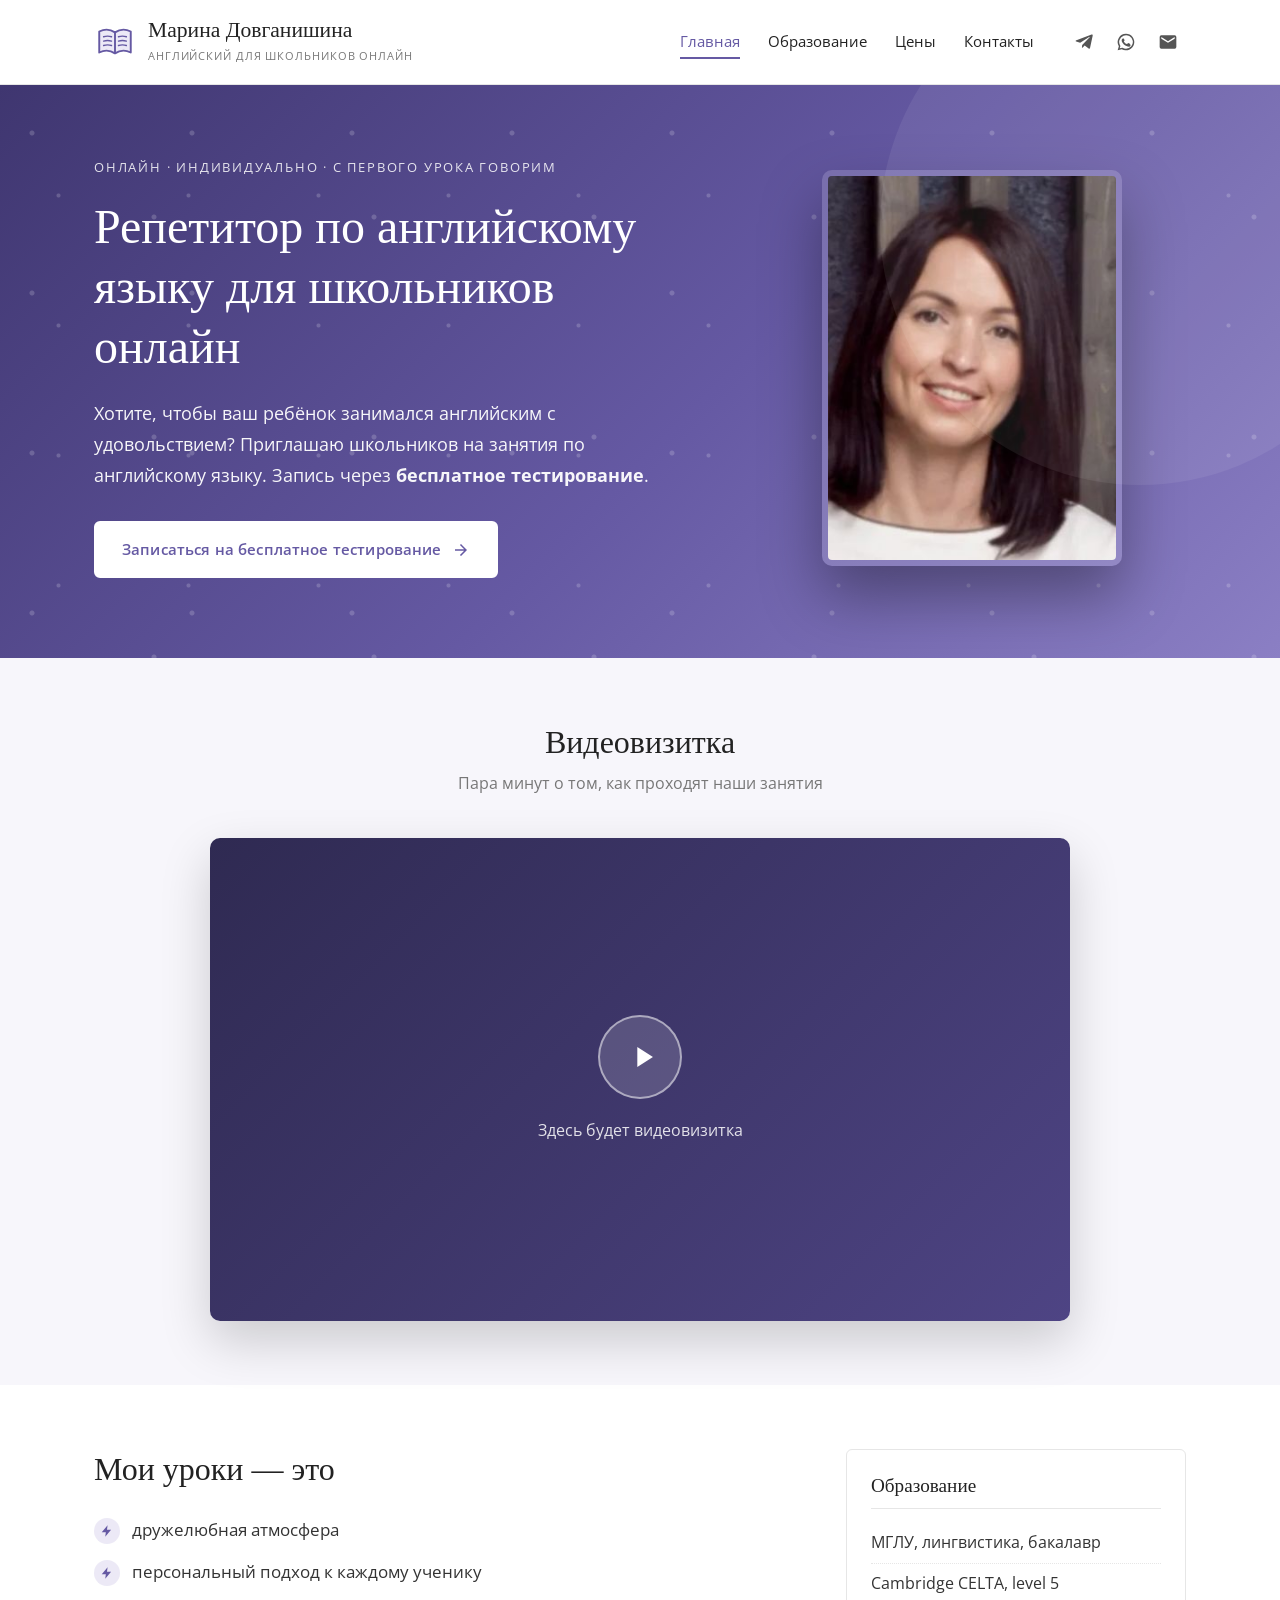
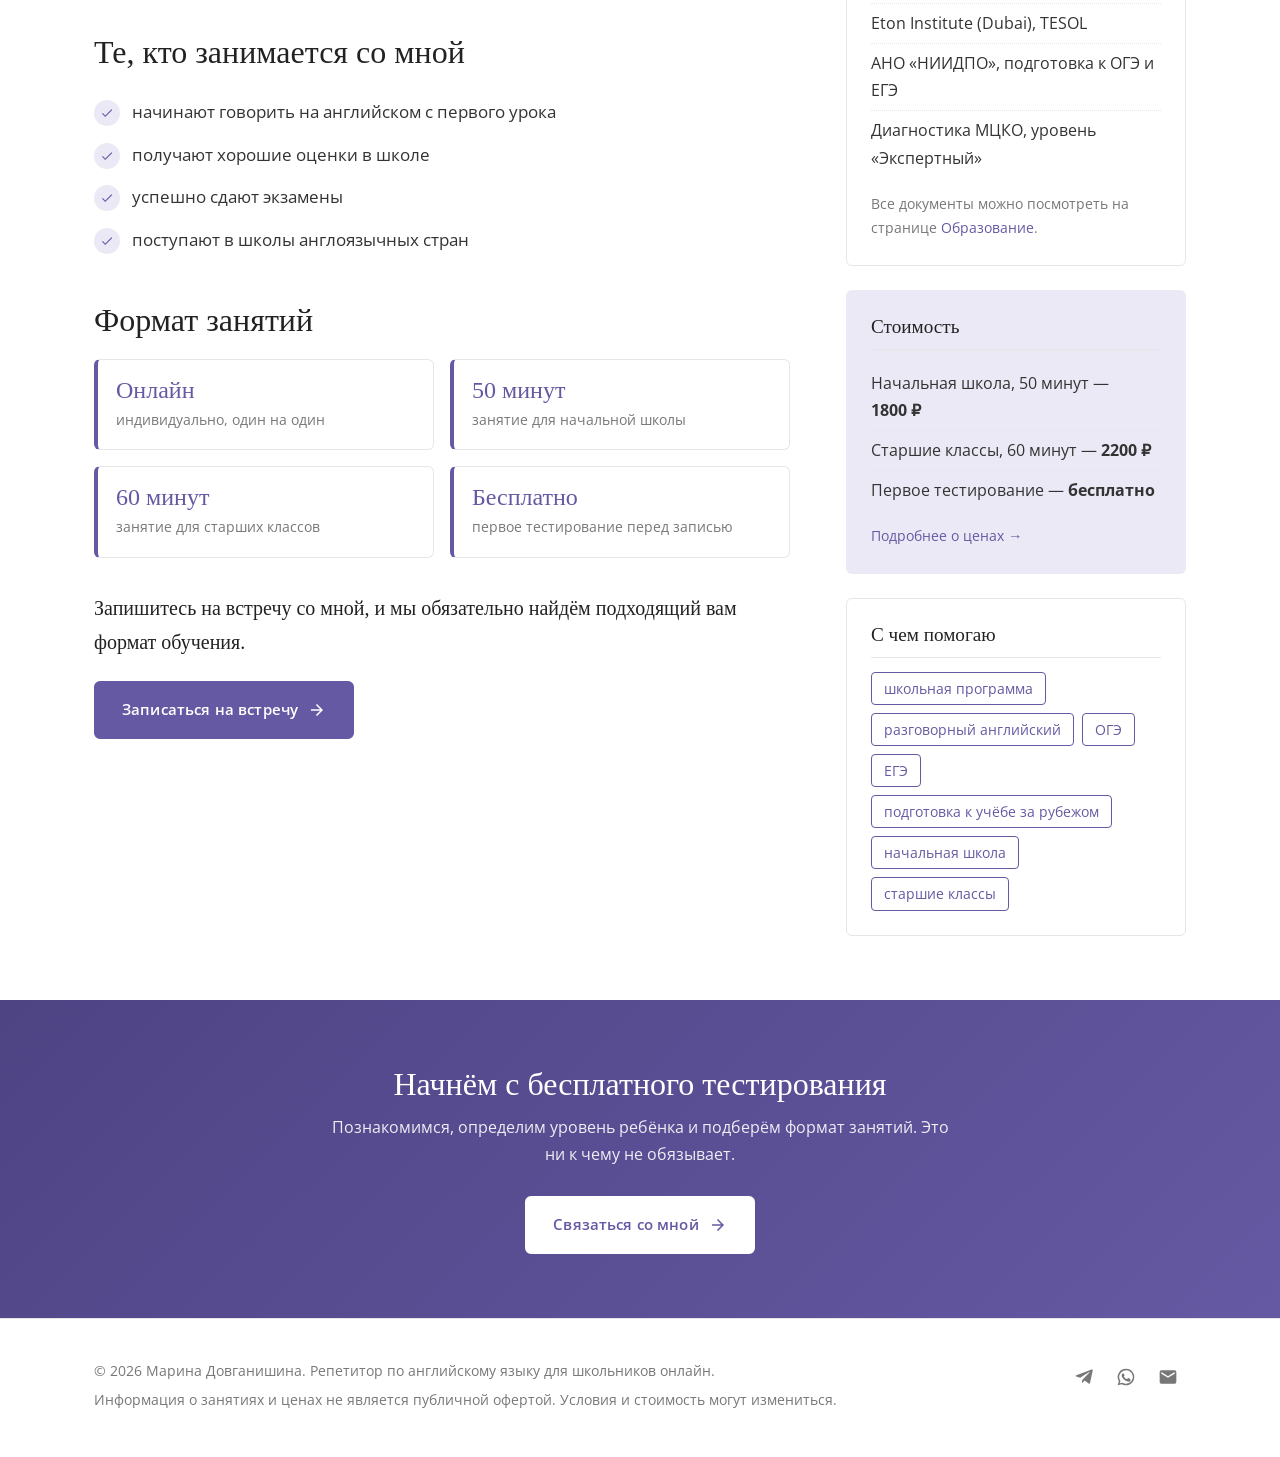
<file: index.html>
<!DOCTYPE html>
<html lang="ru">
<head>
  <meta charset="UTF-8">
  <meta name="viewport" content="width=device-width, initial-scale=1">
  <title>Марина Довганишина — репетитор по английскому языку для школьников онлайн</title>
  <meta name="description" content="Онлайн-занятия английским языком для школьников. Дружелюбная атмосфера, персональный подход, запись через бесплатное тестирование.">
  <link rel="preconnect" href="https://fonts.googleapis.com">
  <link href="https://fonts.googleapis.com/css?family=Open+Sans:400,600,700|Tinos:400,700&display=swap&subset=cyrillic" rel="stylesheet">
  <link rel="stylesheet" href="css/style.css">
</head>
<body>

<!-- ================= ШАПКА ================= -->
<header class="header">
  <div class="container header__inner">
    <a class="logo" href="index.html">
      <svg class="logo__mark" viewBox="0 0 48 48" fill="none" xmlns="http://www.w3.org/2000/svg">
        <path d="M6 12c6-3 12-3 18 1 6-4 12-4 18-1v24c-6-3-12-3-18 1-6-4-12-4-18-1V12z" fill="#ece9f6" stroke="#6559a3" stroke-width="2.2" stroke-linejoin="round"/>
        <path d="M24 13v24" stroke="#6559a3" stroke-width="2.2"/>
        <path d="M11 18c3-1 6-1 9 0M11 23c3-1 6-1 9 0M11 28c3-1 6-1 9 0M28 18c3-1 6-1 9 0M28 23c3-1 6-1 9 0M28 28c3-1 6-1 9 0" stroke="#6559a3" stroke-width="1.6" stroke-linecap="round"/>
      </svg>
      <span>
        <span class="logo__name">Марина Довганишина</span>
        <span class="logo__sub">Английский для школьников онлайн</span>
      </span>
    </a>
    <button class="burger" aria-label="Меню" aria-expanded="false"><span></span><span></span><span></span></button>
    <nav class="nav">
      <ul>
        <li><a href="index.html">Главная</a></li>
        <li><a href="obrazovanie.html">Образование</a></li>
        <li><a href="ceny.html">Цены</a></li>
        <li><a href="kontakty.html">Контакты</a></li>
      </ul>
    </nav>
    <div class="socials">
      <a data-contact="telegram" href="#" title="Telegram" target="_blank" rel="noopener"><svg viewBox="0 0 24 24"><path d="M9.8 15.5 9.5 19c.5 0 .7-.2 1-.5l2.3-2.2 4.8 3.5c.9.5 1.5.2 1.7-.8l3.1-14.5c.3-1.3-.5-1.8-1.3-1.5L2.9 9.9c-1.2.5-1.2 1.2-.2 1.5l4.7 1.5 10.8-6.8c.5-.3 1-.1.6.2"/></svg></a>
      <a data-contact="whatsapp" href="#" title="WhatsApp" target="_blank" rel="noopener"><svg viewBox="0 0 24 24"><path d="M12 2a10 10 0 0 0-8.6 15.1L2 22l5-1.3A10 10 0 1 0 12 2zm0 18.2a8.2 8.2 0 0 1-4.2-1.2l-.3-.2-3 .8.8-2.9-.2-.3A8.2 8.2 0 1 1 12 20.2zm4.5-6.1c-.2-.1-1.5-.7-1.7-.8-.2-.1-.4-.1-.6.1l-.8 1c-.1.2-.3.2-.5.1a6.7 6.7 0 0 1-3.3-2.9c-.3-.4.2-.4.7-1.3.1-.2 0-.3 0-.4l-.8-1.8c-.2-.5-.4-.4-.6-.4h-.5c-.2 0-.5.1-.7.3-.2.3-.9.9-.9 2.2s.9 2.6 1.1 2.7c.1.2 1.9 2.9 4.6 4 1.7.7 2.3.8 3.1.7.5-.1 1.5-.6 1.7-1.2.2-.6.2-1.1.1-1.2l-.4-.1z"/></svg></a>
      <a data-contact="email" href="#" title="Почта"><svg viewBox="0 0 24 24"><path d="M20 4H4a2 2 0 0 0-2 2v12a2 2 0 0 0 2 2h16a2 2 0 0 0 2-2V6a2 2 0 0 0-2-2zm0 4-8 5-8-5V6l8 5 8-5v2z"/></svg></a>
    </div>
  </div>
</header>

<!-- ================= HERO ================= -->
<section class="hero">
  <div class="container hero__inner">
    <div>
      <div class="hero__kicker">Онлайн · индивидуально · с первого урока говорим</div>
      <h1>Репетитор по английскому языку для школьников онлайн</h1>
      <p class="hero__lead">Хотите, чтобы ваш ребёнок занимался английским с удовольствием? Приглашаю школьников на занятия по английскому языку. Запись через <strong>бесплатное тестирование</strong>.</p>
      <a class="btn btn--light" href="kontakty.html">Записаться на бесплатное тестирование
        <svg viewBox="0 0 24 24"><path d="M12 4l-1.4 1.4 5.6 5.6H4v2h12.2l-5.6 5.6L12 20l8-8z"/></svg>
      </a>
    </div>
    <div class="hero__photo">
      <img src="img/photo.jpg" alt="Марина Довганишина, репетитор по английскому языку" width="300" height="400">
    </div>
  </div>
</section>

<!-- ================= ВИДЕОВИЗИТКА ================= -->
<section class="section section--soft">
  <div class="container">
    <div class="section__title">
      <h2>Видеовизитка</h2>
      <p>Пара минут о том, как проходят наши занятия</p>
    </div>
    <div class="video-wrap">
      <div class="video">
        <!--
          КАК ВСТАВИТЬ РОЛИК — удалите блок .video__placeholder ниже и вставьте ОДИН из вариантов:

          1) Ролик лежит рядом с сайтом (положите файл в папку video/):
             <video src="video/vizitka.mp4" controls playsinline poster="img/photo.jpg"></video>

          2) Ролик на YouTube / RuTube / VK Видео — вставьте их iframe, например:
             <iframe src="https://www.youtube.com/embed/ВАШ_ID" allowfullscreen></iframe>
        -->
        <div class="video__placeholder">
          <div class="video__play"><svg viewBox="0 0 24 24"><path d="M8 5v14l11-7z"/></svg></div>
          <p>Здесь будет видеовизитка</p>
        </div>
      </div>
    </div>
  </div>
</section>

<!-- ================= О ЗАНЯТИЯХ ================= -->
<section class="section">
  <div class="container two-col">
    <div class="prose">
      <h2>Мои уроки — это</h2>
      <ul class="list-icons list-icons--bolt">
        <li>дружелюбная атмосфера</li>
        <li>персональный подход к каждому ученику</li>
      </ul>

      <h2>Те, кто занимается со мной</h2>
      <ul class="list-icons list-icons--check">
        <li>начинают говорить на английском с первого урока</li>
        <li>получают хорошие оценки в школе</li>
        <li>успешно сдают экзамены</li>
        <li>поступают в школы англоязычных стран</li>
      </ul>

      <h2>Формат занятий</h2>
      <div class="facts">
        <div class="fact"><b>Онлайн</b><span>индивидуально, один на один</span></div>
        <div class="fact"><b>50 минут</b><span>занятие для начальной школы</span></div>
        <div class="fact"><b>60 минут</b><span>занятие для старших классов</span></div>
        <div class="fact"><b>Бесплатно</b><span>первое тестирование перед записью</span></div>
      </div>

      <p class="lead">Запишитесь на встречу со мной, и мы обязательно найдём подходящий вам формат обучения.</p>
      <a class="btn" href="kontakty.html">Записаться на встречу
        <svg viewBox="0 0 24 24"><path d="M12 4l-1.4 1.4 5.6 5.6H4v2h12.2l-5.6 5.6L12 20l8-8z"/></svg>
      </a>
    </div>

    <aside class="sidebar">
      <div class="card">
        <h3>Образование</h3>
        <ul>
          <li><a href="obrazovanie.html">МГЛУ, лингвистика, бакалавр</a></li>
          <li><a href="obrazovanie.html">Cambridge CELTA, level 5</a></li>
          <li><a href="obrazovanie.html">Eton Institute (Dubai), TESOL</a></li>
          <li><a href="obrazovanie.html">АНО «НИИДПО», подготовка к ОГЭ и ЕГЭ</a></li>
          <li><a href="obrazovanie.html">Диагностика МЦКО, уровень «Экспертный»</a></li>
        </ul>
        <p class="small muted" style="margin:14px 0 0">Все документы можно посмотреть на странице <a href="obrazovanie.html">Образование</a>.</p>
      </div>
      <div class="card card--accent">
        <h3>Стоимость</h3>
        <ul>
          <li>Начальная школа, 50 минут — <b>1800&nbsp;₽</b></li>
          <li>Старшие классы, 60 минут — <b>2200&nbsp;₽</b></li>
          <li>Первое тестирование — <b>бесплатно</b></li>
        </ul>
        <p class="small" style="margin:14px 0 0"><a href="ceny.html">Подробнее о ценах →</a></p>
      </div>
      <div class="card">
        <h3>С чем помогаю</h3>
        <div class="chips">
          <span class="chip">школьная программа</span>
          <span class="chip">разговорный английский</span>
          <span class="chip">ОГЭ</span>
          <span class="chip">ЕГЭ</span>
          <span class="chip">подготовка к учёбе за рубежом</span>
          <span class="chip">начальная школа</span>
          <span class="chip">старшие классы</span>
        </div>
      </div>
    </aside>
  </div>
</section>

<!-- ================= CTA ================= -->
<section class="cta">
  <h2>Начнём с бесплатного тестирования</h2>
  <p>Познакомимся, определим уровень ребёнка и подберём формат занятий. Это ни к чему не обязывает.</p>
  <a class="btn btn--light" href="kontakty.html">Связаться со мной
    <svg viewBox="0 0 24 24"><path d="M12 4l-1.4 1.4 5.6 5.6H4v2h12.2l-5.6 5.6L12 20l8-8z"/></svg>
  </a>
</section>

<!-- ================= ФУТЕР ================= -->
<footer class="footer">
  <div class="container footer__inner">
    <div>
      <p>© 2026 Марина Довганишина. Репетитор по английскому языку для школьников онлайн.</p>
      <p>Информация о занятиях и ценах не является публичной офертой. Условия и стоимость могут измениться.</p>
      <!-- Если нужны реквизиты самозанятого — добавьте строку здесь, например: Самозанятость. ФИО. ИНН 000000000000 -->
    </div>
    <div class="socials">
      <a data-contact="telegram" href="#" title="Telegram" target="_blank" rel="noopener"><svg viewBox="0 0 24 24"><path d="M9.8 15.5 9.5 19c.5 0 .7-.2 1-.5l2.3-2.2 4.8 3.5c.9.5 1.5.2 1.7-.8l3.1-14.5c.3-1.3-.5-1.8-1.3-1.5L2.9 9.9c-1.2.5-1.2 1.2-.2 1.5l4.7 1.5 10.8-6.8c.5-.3 1-.1.6.2"/></svg></a>
      <a data-contact="whatsapp" href="#" title="WhatsApp" target="_blank" rel="noopener"><svg viewBox="0 0 24 24"><path d="M12 2a10 10 0 0 0-8.6 15.1L2 22l5-1.3A10 10 0 1 0 12 2zm0 18.2a8.2 8.2 0 0 1-4.2-1.2l-.3-.2-3 .8.8-2.9-.2-.3A8.2 8.2 0 1 1 12 20.2zm4.5-6.1c-.2-.1-1.5-.7-1.7-.8-.2-.1-.4-.1-.6.1l-.8 1c-.1.2-.3.2-.5.1a6.7 6.7 0 0 1-3.3-2.9c-.3-.4.2-.4.7-1.3.1-.2 0-.3 0-.4l-.8-1.8c-.2-.5-.4-.4-.6-.4h-.5c-.2 0-.5.1-.7.3-.2.3-.9.9-.9 2.2s.9 2.6 1.1 2.7c.1.2 1.9 2.9 4.6 4 1.7.7 2.3.8 3.1.7.5-.1 1.5-.6 1.7-1.2.2-.6.2-1.1.1-1.2l-.4-.1z"/></svg></a>
      <a data-contact="email" href="#" title="Почта"><svg viewBox="0 0 24 24"><path d="M20 4H4a2 2 0 0 0-2 2v12a2 2 0 0 0 2 2h16a2 2 0 0 0 2-2V6a2 2 0 0 0-2-2zm0 4-8 5-8-5V6l8 5 8-5v2z"/></svg></a>
    </div>
  </div>
</footer>

<script src="js/contacts.js"></script>
<script src="js/main.js"></script>
</body>
</html>
</file>
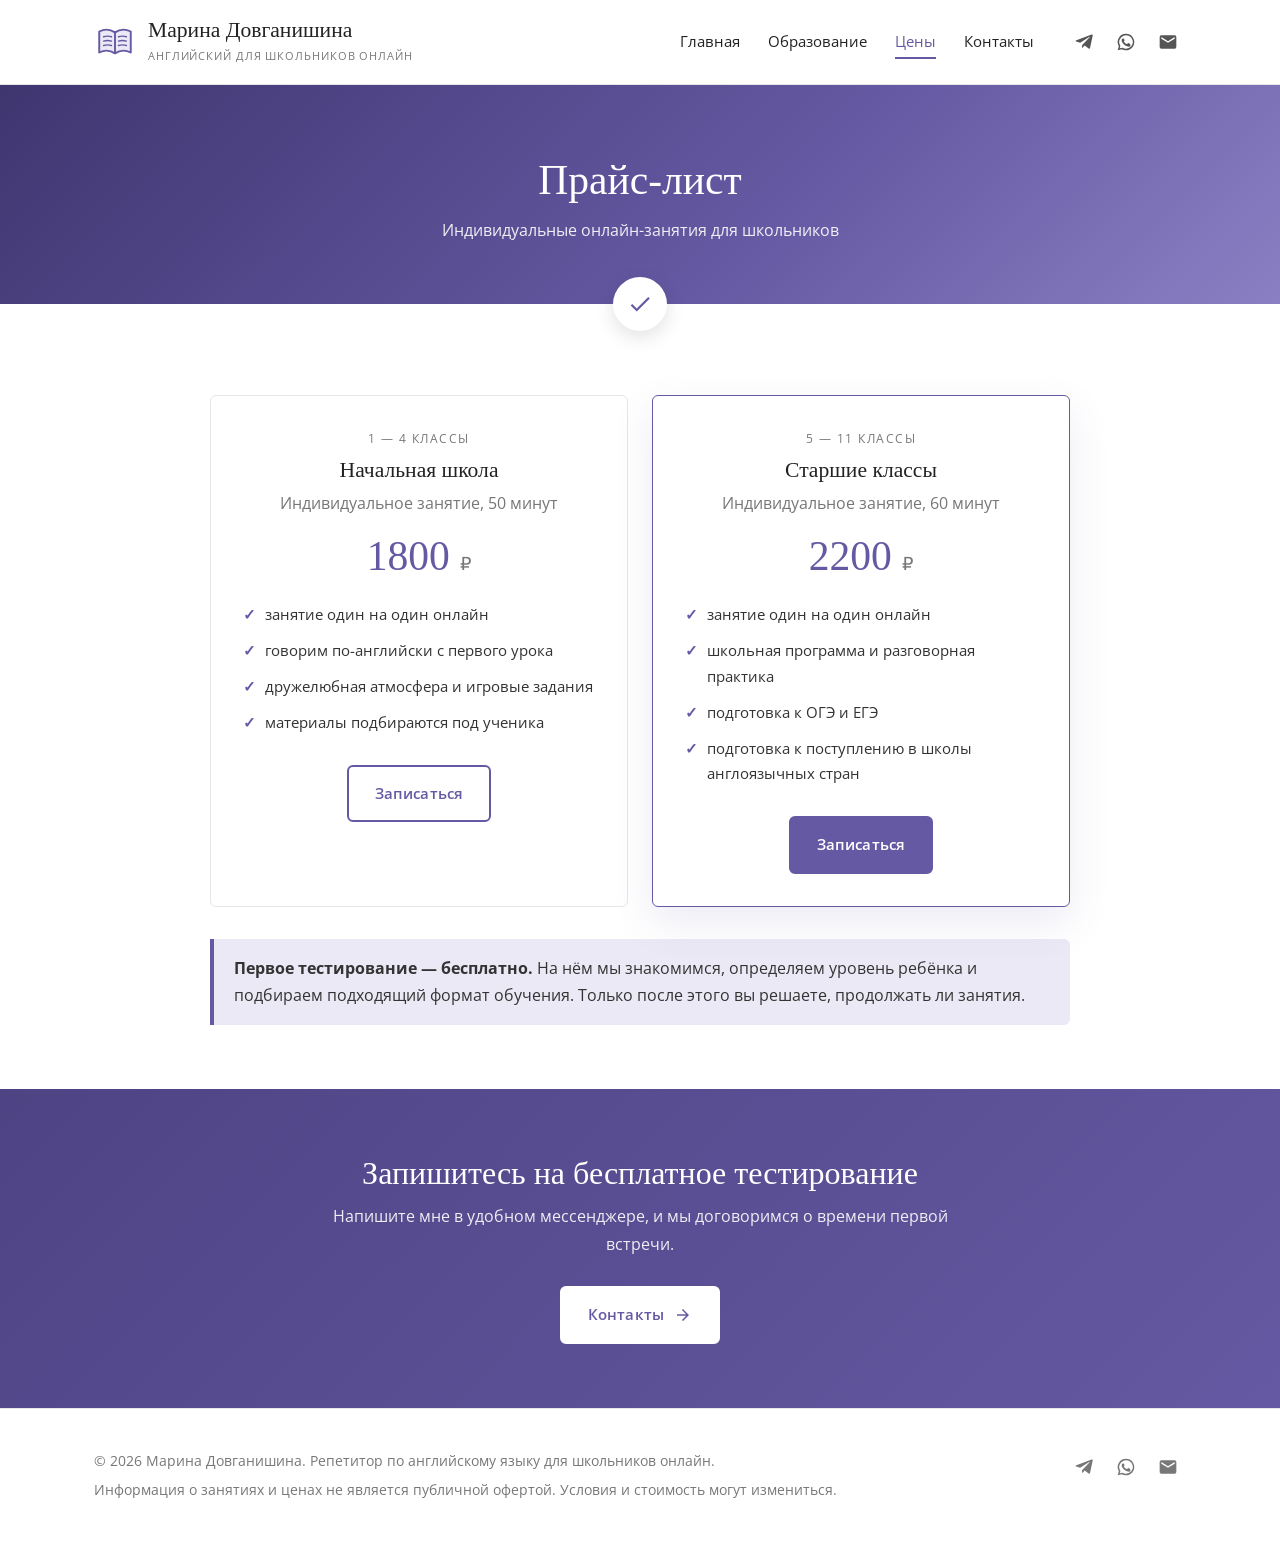
<file: ceny.html>
<!DOCTYPE html>
<html lang="ru">
<head>
  <meta charset="UTF-8">
  <meta name="viewport" content="width=device-width, initial-scale=1">
  <title>Цены — Марина Довганишина, репетитор по английскому</title>
  <meta name="description" content="Стоимость индивидуальных онлайн-занятий английским для школьников: начальная школа 1800 ₽ за 50 минут, старшие классы 2200 ₽ за 60 минут. Первое тестирование бесплатно.">
  <link rel="preconnect" href="https://fonts.googleapis.com">
  <link href="https://fonts.googleapis.com/css?family=Open+Sans:400,600,700|Tinos:400,700&display=swap&subset=cyrillic" rel="stylesheet">
  <link rel="stylesheet" href="css/style.css">
</head>
<body>

<header class="header">
  <div class="container header__inner">
    <a class="logo" href="index.html">
      <svg class="logo__mark" viewBox="0 0 48 48" fill="none" xmlns="http://www.w3.org/2000/svg">
        <path d="M6 12c6-3 12-3 18 1 6-4 12-4 18-1v24c-6-3-12-3-18 1-6-4-12-4-18-1V12z" fill="#ece9f6" stroke="#6559a3" stroke-width="2.2" stroke-linejoin="round"/>
        <path d="M24 13v24" stroke="#6559a3" stroke-width="2.2"/>
        <path d="M11 18c3-1 6-1 9 0M11 23c3-1 6-1 9 0M11 28c3-1 6-1 9 0M28 18c3-1 6-1 9 0M28 23c3-1 6-1 9 0M28 28c3-1 6-1 9 0" stroke="#6559a3" stroke-width="1.6" stroke-linecap="round"/>
      </svg>
      <span>
        <span class="logo__name">Марина Довганишина</span>
        <span class="logo__sub">Английский для школьников онлайн</span>
      </span>
    </a>
    <button class="burger" aria-label="Меню" aria-expanded="false"><span></span><span></span><span></span></button>
    <nav class="nav">
      <ul>
        <li><a href="index.html">Главная</a></li>
        <li><a href="obrazovanie.html">Образование</a></li>
        <li><a href="ceny.html">Цены</a></li>
        <li><a href="kontakty.html">Контакты</a></li>
      </ul>
    </nav>
    <div class="socials">
      <a data-contact="telegram" href="#" title="Telegram" target="_blank" rel="noopener"><svg viewBox="0 0 24 24"><path d="M9.8 15.5 9.5 19c.5 0 .7-.2 1-.5l2.3-2.2 4.8 3.5c.9.5 1.5.2 1.7-.8l3.1-14.5c.3-1.3-.5-1.8-1.3-1.5L2.9 9.9c-1.2.5-1.2 1.2-.2 1.5l4.7 1.5 10.8-6.8c.5-.3 1-.1.6.2"/></svg></a>
      <a data-contact="whatsapp" href="#" title="WhatsApp" target="_blank" rel="noopener"><svg viewBox="0 0 24 24"><path d="M12 2a10 10 0 0 0-8.6 15.1L2 22l5-1.3A10 10 0 1 0 12 2zm0 18.2a8.2 8.2 0 0 1-4.2-1.2l-.3-.2-3 .8.8-2.9-.2-.3A8.2 8.2 0 1 1 12 20.2zm4.5-6.1c-.2-.1-1.5-.7-1.7-.8-.2-.1-.4-.1-.6.1l-.8 1c-.1.2-.3.2-.5.1a6.7 6.7 0 0 1-3.3-2.9c-.3-.4.2-.4.7-1.3.1-.2 0-.3 0-.4l-.8-1.8c-.2-.5-.4-.4-.6-.4h-.5c-.2 0-.5.1-.7.3-.2.3-.9.9-.9 2.2s.9 2.6 1.1 2.7c.1.2 1.9 2.9 4.6 4 1.7.7 2.3.8 3.1.7.5-.1 1.5-.6 1.7-1.2.2-.6.2-1.1.1-1.2l-.4-.1z"/></svg></a>
      <a data-contact="email" href="#" title="Почта"><svg viewBox="0 0 24 24"><path d="M20 4H4a2 2 0 0 0-2 2v12a2 2 0 0 0 2 2h16a2 2 0 0 0 2-2V6a2 2 0 0 0-2-2zm0 4-8 5-8-5V6l8 5 8-5v2z"/></svg></a>
    </div>
  </div>
</header>

<section class="banner">
  <h1>Прайс-лист</h1>
  <p>Индивидуальные онлайн-занятия для школьников</p>
</section>
<div class="banner__check"><svg viewBox="0 0 24 24"><path d="M9 16.2 4.8 12l-1.4 1.4L9 19 21 7l-1.4-1.4z"/></svg></div>

<section class="section">
  <div class="container">
    <div class="price-grid">

      <div class="price">
        <div class="price__kicker">1 — 4 классы</div>
        <h3>Начальная школа</h3>
        <p class="price__meta">Индивидуальное занятие, 50 минут</p>
        <div class="price__amount">1800 <small>₽</small></div>
        <ul>
          <li>занятие один на один онлайн</li>
          <li>говорим по-английски с первого урока</li>
          <li>дружелюбная атмосфера и игровые задания</li>
          <li>материалы подбираются под ученика</li>
        </ul>
        <a class="btn btn--ghost" href="kontakty.html">Записаться</a>
      </div>

      <div class="price price--featured">
        <div class="price__kicker">5 — 11 классы</div>
        <h3>Старшие классы</h3>
        <p class="price__meta">Индивидуальное занятие, 60 минут</p>
        <div class="price__amount">2200 <small>₽</small></div>
        <ul>
          <li>занятие один на один онлайн</li>
          <li>школьная программа и разговорная практика</li>
          <li>подготовка к ОГЭ и ЕГЭ</li>
          <li>подготовка к поступлению в школы англоязычных стран</li>
        </ul>
        <a class="btn" href="kontakty.html">Записаться</a>
      </div>

    </div>

    <div class="note">
      <strong>Первое тестирование — бесплатно.</strong> На нём мы знакомимся, определяем уровень ребёнка и подбираем подходящий формат обучения. Только после этого вы решаете, продолжать ли занятия.
    </div>
  </div>
</section>

<section class="cta">
  <h2>Запишитесь на бесплатное тестирование</h2>
  <p>Напишите мне в удобном мессенджере, и мы договоримся о времени первой встречи.</p>
  <a class="btn btn--light" href="kontakty.html">Контакты
    <svg viewBox="0 0 24 24"><path d="M12 4l-1.4 1.4 5.6 5.6H4v2h12.2l-5.6 5.6L12 20l8-8z"/></svg>
  </a>
</section>

<footer class="footer">
  <div class="container footer__inner">
    <div>
      <p>© 2026 Марина Довганишина. Репетитор по английскому языку для школьников онлайн.</p>
      <p>Информация о занятиях и ценах не является публичной офертой. Условия и стоимость могут измениться.</p>
    </div>
    <div class="socials">
      <a data-contact="telegram" href="#" title="Telegram" target="_blank" rel="noopener"><svg viewBox="0 0 24 24"><path d="M9.8 15.5 9.5 19c.5 0 .7-.2 1-.5l2.3-2.2 4.8 3.5c.9.5 1.5.2 1.7-.8l3.1-14.5c.3-1.3-.5-1.8-1.3-1.5L2.9 9.9c-1.2.5-1.2 1.2-.2 1.5l4.7 1.5 10.8-6.8c.5-.3 1-.1.6.2"/></svg></a>
      <a data-contact="whatsapp" href="#" title="WhatsApp" target="_blank" rel="noopener"><svg viewBox="0 0 24 24"><path d="M12 2a10 10 0 0 0-8.6 15.1L2 22l5-1.3A10 10 0 1 0 12 2zm0 18.2a8.2 8.2 0 0 1-4.2-1.2l-.3-.2-3 .8.8-2.9-.2-.3A8.2 8.2 0 1 1 12 20.2zm4.5-6.1c-.2-.1-1.5-.7-1.7-.8-.2-.1-.4-.1-.6.1l-.8 1c-.1.2-.3.2-.5.1a6.7 6.7 0 0 1-3.3-2.9c-.3-.4.2-.4.7-1.3.1-.2 0-.3 0-.4l-.8-1.8c-.2-.5-.4-.4-.6-.4h-.5c-.2 0-.5.1-.7.3-.2.3-.9.9-.9 2.2s.9 2.6 1.1 2.7c.1.2 1.9 2.9 4.6 4 1.7.7 2.3.8 3.1.7.5-.1 1.5-.6 1.7-1.2.2-.6.2-1.1.1-1.2l-.4-.1z"/></svg></a>
      <a data-contact="email" href="#" title="Почта"><svg viewBox="0 0 24 24"><path d="M20 4H4a2 2 0 0 0-2 2v12a2 2 0 0 0 2 2h16a2 2 0 0 0 2-2V6a2 2 0 0 0-2-2zm0 4-8 5-8-5V6l8 5 8-5v2z"/></svg></a>
    </div>
  </div>
</footer>

<script src="js/contacts.js"></script>
<script src="js/main.js"></script>
</body>
</html>
</file>
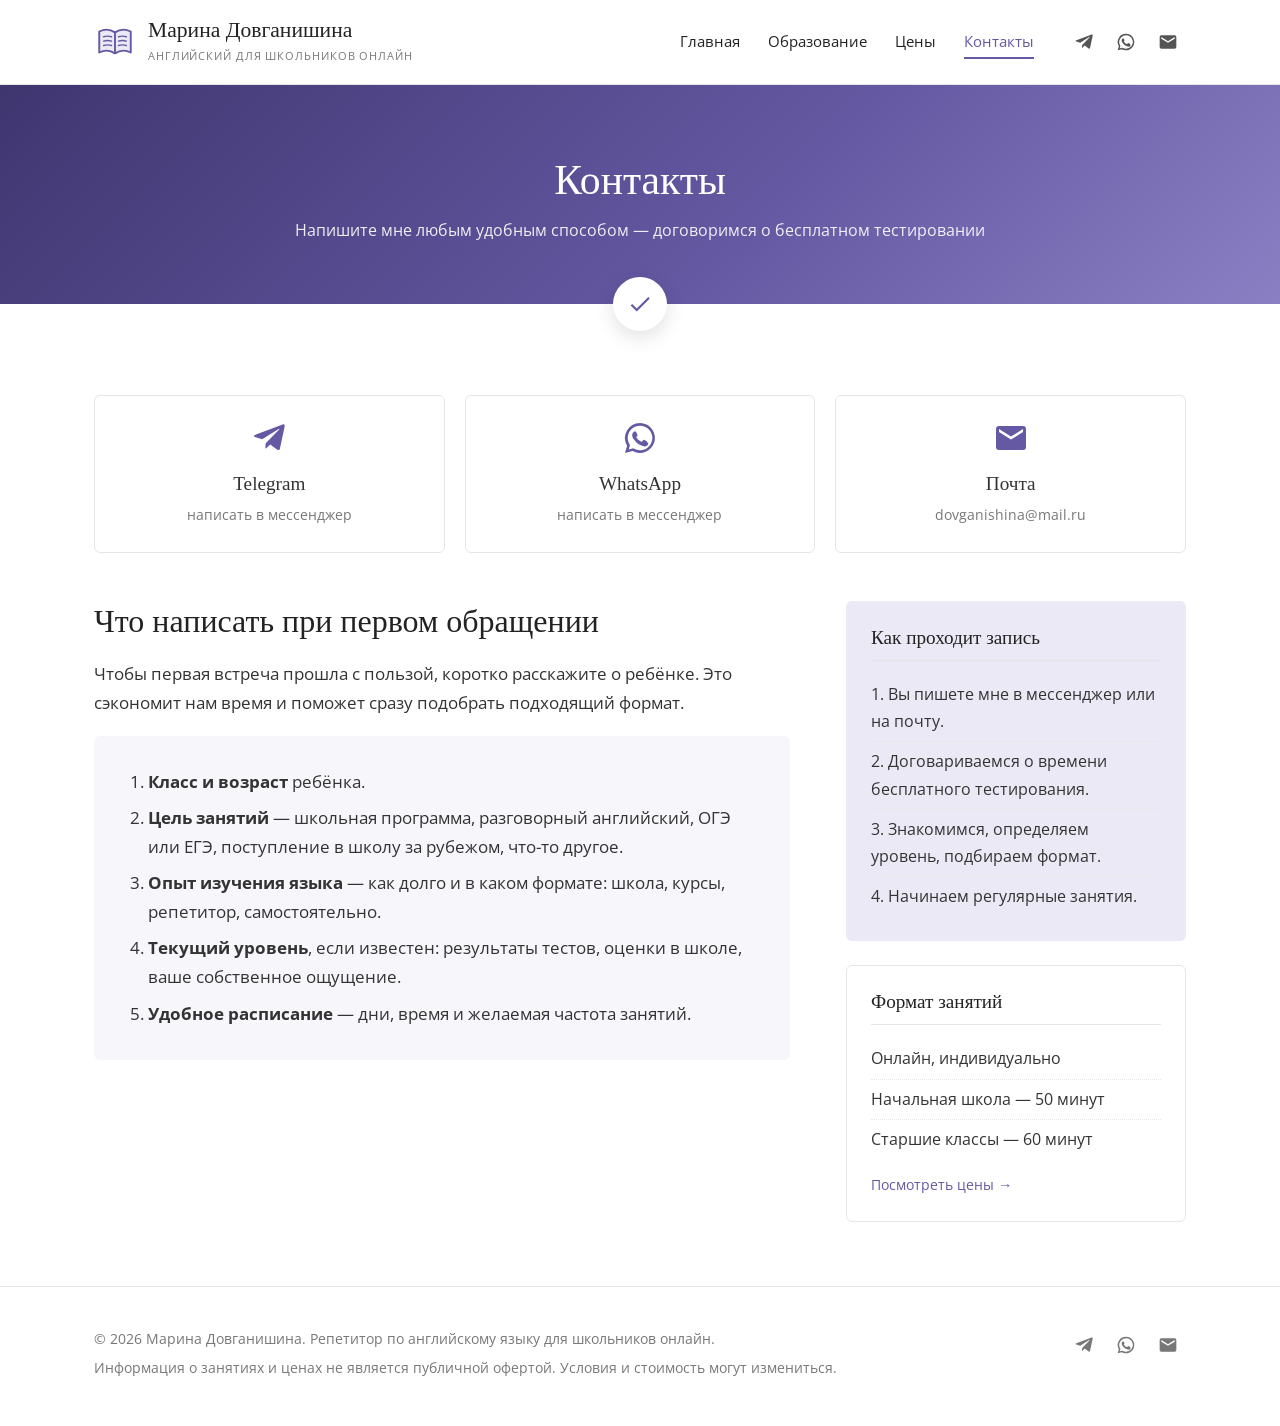
<file: kontakty.html>
<!DOCTYPE html>
<html lang="ru">
<head>
  <meta charset="UTF-8">
  <meta name="viewport" content="width=device-width, initial-scale=1">
  <title>Контакты — Марина Довганишина, репетитор по английскому</title>
  <meta name="description" content="Запись на бесплатное тестирование: Telegram, WhatsApp, почта. Что написать при первом обращении.">
  <link rel="preconnect" href="https://fonts.googleapis.com">
  <link href="https://fonts.googleapis.com/css?family=Open+Sans:400,600,700|Tinos:400,700&display=swap&subset=cyrillic" rel="stylesheet">
  <link rel="stylesheet" href="css/style.css">
</head>
<body>

<header class="header">
  <div class="container header__inner">
    <a class="logo" href="index.html">
      <svg class="logo__mark" viewBox="0 0 48 48" fill="none" xmlns="http://www.w3.org/2000/svg">
        <path d="M6 12c6-3 12-3 18 1 6-4 12-4 18-1v24c-6-3-12-3-18 1-6-4-12-4-18-1V12z" fill="#ece9f6" stroke="#6559a3" stroke-width="2.2" stroke-linejoin="round"/>
        <path d="M24 13v24" stroke="#6559a3" stroke-width="2.2"/>
        <path d="M11 18c3-1 6-1 9 0M11 23c3-1 6-1 9 0M11 28c3-1 6-1 9 0M28 18c3-1 6-1 9 0M28 23c3-1 6-1 9 0M28 28c3-1 6-1 9 0" stroke="#6559a3" stroke-width="1.6" stroke-linecap="round"/>
      </svg>
      <span>
        <span class="logo__name">Марина Довганишина</span>
        <span class="logo__sub">Английский для школьников онлайн</span>
      </span>
    </a>
    <button class="burger" aria-label="Меню" aria-expanded="false"><span></span><span></span><span></span></button>
    <nav class="nav">
      <ul>
        <li><a href="index.html">Главная</a></li>
        <li><a href="obrazovanie.html">Образование</a></li>
        <li><a href="ceny.html">Цены</a></li>
        <li><a href="kontakty.html">Контакты</a></li>
      </ul>
    </nav>
    <div class="socials">
      <a data-contact="telegram" href="#" title="Telegram" target="_blank" rel="noopener"><svg viewBox="0 0 24 24"><path d="M9.8 15.5 9.5 19c.5 0 .7-.2 1-.5l2.3-2.2 4.8 3.5c.9.5 1.5.2 1.7-.8l3.1-14.5c.3-1.3-.5-1.8-1.3-1.5L2.9 9.9c-1.2.5-1.2 1.2-.2 1.5l4.7 1.5 10.8-6.8c.5-.3 1-.1.6.2"/></svg></a>
      <a data-contact="whatsapp" href="#" title="WhatsApp" target="_blank" rel="noopener"><svg viewBox="0 0 24 24"><path d="M12 2a10 10 0 0 0-8.6 15.1L2 22l5-1.3A10 10 0 1 0 12 2zm0 18.2a8.2 8.2 0 0 1-4.2-1.2l-.3-.2-3 .8.8-2.9-.2-.3A8.2 8.2 0 1 1 12 20.2zm4.5-6.1c-.2-.1-1.5-.7-1.7-.8-.2-.1-.4-.1-.6.1l-.8 1c-.1.2-.3.2-.5.1a6.7 6.7 0 0 1-3.3-2.9c-.3-.4.2-.4.7-1.3.1-.2 0-.3 0-.4l-.8-1.8c-.2-.5-.4-.4-.6-.4h-.5c-.2 0-.5.1-.7.3-.2.3-.9.9-.9 2.2s.9 2.6 1.1 2.7c.1.2 1.9 2.9 4.6 4 1.7.7 2.3.8 3.1.7.5-.1 1.5-.6 1.7-1.2.2-.6.2-1.1.1-1.2l-.4-.1z"/></svg></a>
      <a data-contact="email" href="#" title="Почта"><svg viewBox="0 0 24 24"><path d="M20 4H4a2 2 0 0 0-2 2v12a2 2 0 0 0 2 2h16a2 2 0 0 0 2-2V6a2 2 0 0 0-2-2zm0 4-8 5-8-5V6l8 5 8-5v2z"/></svg></a>
    </div>
  </div>
</header>

<section class="banner">
  <h1>Контакты</h1>
  <p>Напишите мне любым удобным способом — договоримся о бесплатном тестировании</p>
</section>
<div class="banner__check"><svg viewBox="0 0 24 24"><path d="M9 16.2 4.8 12l-1.4 1.4L9 19 21 7l-1.4-1.4z"/></svg></div>

<section class="section">
  <div class="container">

    <div class="contacts">
      <a class="contact" data-contact="telegram" href="#" target="_blank" rel="noopener">
        <svg viewBox="0 0 24 24"><path d="M9.8 15.5 9.5 19c.5 0 .7-.2 1-.5l2.3-2.2 4.8 3.5c.9.5 1.5.2 1.7-.8l3.1-14.5c.3-1.3-.5-1.8-1.3-1.5L2.9 9.9c-1.2.5-1.2 1.2-.2 1.5l4.7 1.5 10.8-6.8c.5-.3 1-.1.6.2"/></svg>
        <b>Telegram</b>
        <span>написать в мессенджер</span>
      </a>
      <a class="contact" data-contact="whatsapp" href="#" target="_blank" rel="noopener">
        <svg viewBox="0 0 24 24"><path d="M12 2a10 10 0 0 0-8.6 15.1L2 22l5-1.3A10 10 0 1 0 12 2zm0 18.2a8.2 8.2 0 0 1-4.2-1.2l-.3-.2-3 .8.8-2.9-.2-.3A8.2 8.2 0 1 1 12 20.2zm4.5-6.1c-.2-.1-1.5-.7-1.7-.8-.2-.1-.4-.1-.6.1l-.8 1c-.1.2-.3.2-.5.1a6.7 6.7 0 0 1-3.3-2.9c-.3-.4.2-.4.7-1.3.1-.2 0-.3 0-.4l-.8-1.8c-.2-.5-.4-.4-.6-.4h-.5c-.2 0-.5.1-.7.3-.2.3-.9.9-.9 2.2s.9 2.6 1.1 2.7c.1.2 1.9 2.9 4.6 4 1.7.7 2.3.8 3.1.7.5-.1 1.5-.6 1.7-1.2.2-.6.2-1.1.1-1.2l-.4-.1z"/></svg>
        <b>WhatsApp</b>
        <span>написать в мессенджер</span>
      </a>
      <a class="contact" data-contact="max" href="#" target="_blank" rel="noopener">
        <svg viewBox="0 0 24 24"><path d="M12 2a10 10 0 1 0 0 20 10 10 0 0 0 0-20zm4.5 14h-2v-5.2l-2.5 3.4-2.5-3.4V16h-2V8h1.9l2.6 3.6L14.6 8h1.9v8z"/></svg>
        <b>Max</b>
        <span>написать в мессенджер</span>
      </a>
      <a class="contact" data-contact="email" href="#">
        <svg viewBox="0 0 24 24"><path d="M20 4H4a2 2 0 0 0-2 2v12a2 2 0 0 0 2 2h16a2 2 0 0 0 2-2V6a2 2 0 0 0-2-2zm0 4-8 5-8-5V6l8 5 8-5v2z"/></svg>
        <b>Почта</b>
        <span data-contact="email" data-fill>mail@example.com</span>
      </a>
      <a class="contact" data-contact="phone" href="#">
        <svg viewBox="0 0 24 24"><path d="M6.6 10.8a15.1 15.1 0 0 0 6.6 6.6l2.2-2.2c.3-.3.7-.4 1-.2 1.1.4 2.3.6 3.6.6.6 0 1 .4 1 1V20c0 .6-.4 1-1 1A17 17 0 0 1 3 4c0-.6.4-1 1-1h3.5c.6 0 1 .4 1 1 0 1.3.2 2.5.6 3.6.1.3 0 .7-.2 1l-2.3 2.2z"/></svg>
        <b>Телефон</b>
        <span data-contact="phone" data-fill></span>
      </a>
    </div>

    <div class="two-col">
      <div class="prose">
        <h2>Что написать при первом обращении</h2>
        <p>Чтобы первая встреча прошла с пользой, коротко расскажите о ребёнке. Это сэкономит нам время и поможет сразу подобрать подходящий формат.</p>
        <div class="checklist">
          <ol>
            <li><strong>Класс и возраст</strong> ребёнка.</li>
            <li><strong>Цель занятий</strong> — школьная программа, разговорный английский, ОГЭ или ЕГЭ, поступление в школу за рубежом, что-то другое.</li>
            <li><strong>Опыт изучения языка</strong> — как долго и в каком формате: школа, курсы, репетитор, самостоятельно.</li>
            <li><strong>Текущий уровень</strong>, если известен: результаты тестов, оценки в школе, ваше собственное ощущение.</li>
            <li><strong>Удобное расписание</strong> — дни, время и желаемая частота занятий.</li>
          </ol>
        </div>
      </div>
      <aside class="sidebar">
        <div class="card card--accent">
          <h3>Как проходит запись</h3>
          <ul>
            <li>1. Вы пишете мне в мессенджер или на почту.</li>
            <li>2. Договариваемся о времени бесплатного тестирования.</li>
            <li>3. Знакомимся, определяем уровень, подбираем формат.</li>
            <li>4. Начинаем регулярные занятия.</li>
          </ul>
        </div>
        <div class="card">
          <h3>Формат занятий</h3>
          <ul>
            <li>Онлайн, индивидуально</li>
            <li>Начальная школа — 50 минут</li>
            <li>Старшие классы — 60 минут</li>
          </ul>
          <p class="small" style="margin:14px 0 0"><a href="ceny.html">Посмотреть цены →</a></p>
        </div>
      </aside>
    </div>

  </div>
</section>

<footer class="footer">
  <div class="container footer__inner">
    <div>
      <p>© 2026 Марина Довганишина. Репетитор по английскому языку для школьников онлайн.</p>
      <p>Информация о занятиях и ценах не является публичной офертой. Условия и стоимость могут измениться.</p>
    </div>
    <div class="socials">
      <a data-contact="telegram" href="#" title="Telegram" target="_blank" rel="noopener"><svg viewBox="0 0 24 24"><path d="M9.8 15.5 9.5 19c.5 0 .7-.2 1-.5l2.3-2.2 4.8 3.5c.9.5 1.5.2 1.7-.8l3.1-14.5c.3-1.3-.5-1.8-1.3-1.5L2.9 9.9c-1.2.5-1.2 1.2-.2 1.5l4.7 1.5 10.8-6.8c.5-.3 1-.1.6.2"/></svg></a>
      <a data-contact="whatsapp" href="#" title="WhatsApp" target="_blank" rel="noopener"><svg viewBox="0 0 24 24"><path d="M12 2a10 10 0 0 0-8.6 15.1L2 22l5-1.3A10 10 0 1 0 12 2zm0 18.2a8.2 8.2 0 0 1-4.2-1.2l-.3-.2-3 .8.8-2.9-.2-.3A8.2 8.2 0 1 1 12 20.2zm4.5-6.1c-.2-.1-1.5-.7-1.7-.8-.2-.1-.4-.1-.6.1l-.8 1c-.1.2-.3.2-.5.1a6.7 6.7 0 0 1-3.3-2.9c-.3-.4.2-.4.7-1.3.1-.2 0-.3 0-.4l-.8-1.8c-.2-.5-.4-.4-.6-.4h-.5c-.2 0-.5.1-.7.3-.2.3-.9.9-.9 2.2s.9 2.6 1.1 2.7c.1.2 1.9 2.9 4.6 4 1.7.7 2.3.8 3.1.7.5-.1 1.5-.6 1.7-1.2.2-.6.2-1.1.1-1.2l-.4-.1z"/></svg></a>
      <a data-contact="email" href="#" title="Почта"><svg viewBox="0 0 24 24"><path d="M20 4H4a2 2 0 0 0-2 2v12a2 2 0 0 0 2 2h16a2 2 0 0 0 2-2V6a2 2 0 0 0-2-2zm0 4-8 5-8-5V6l8 5 8-5v2z"/></svg></a>
    </div>
  </div>
</footer>

<script src="js/contacts.js"></script>
<script src="js/main.js"></script>
</body>
</html>
</file>
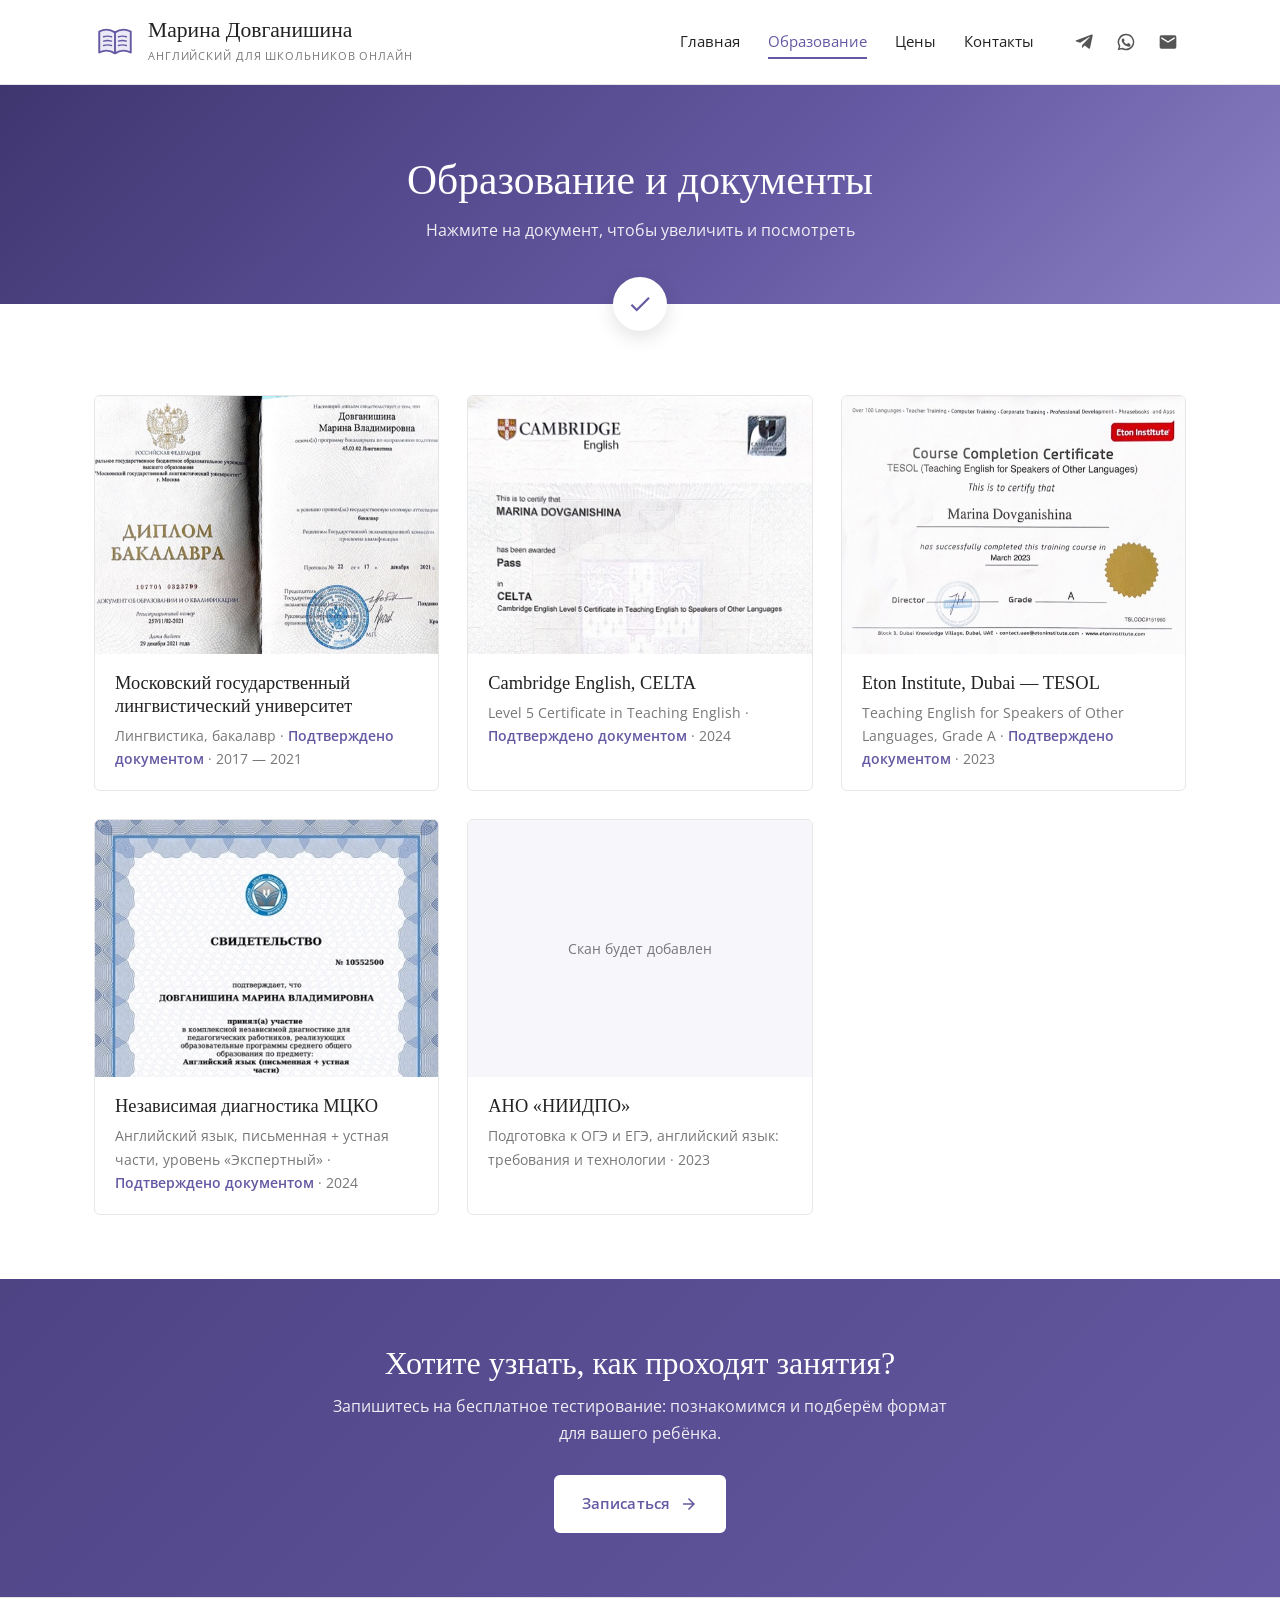
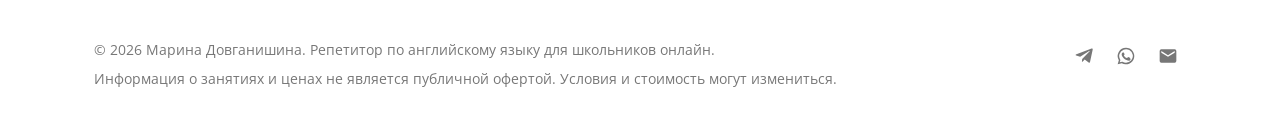
<file: obrazovanie.html>
<!DOCTYPE html>
<html lang="ru">
<head>
  <meta charset="UTF-8">
  <meta name="viewport" content="width=device-width, initial-scale=1">
  <title>Образование и документы — Марина Довганишина</title>
  <meta name="description" content="Диплом МГЛУ, Cambridge CELTA, TESOL Eton Institute, курс подготовки к ОГЭ и ЕГЭ, свидетельство МЦКО. Все документы можно увеличить и посмотреть.">
  <link rel="preconnect" href="https://fonts.googleapis.com">
  <link href="https://fonts.googleapis.com/css?family=Open+Sans:400,600,700|Tinos:400,700&display=swap&subset=cyrillic" rel="stylesheet">
  <link rel="stylesheet" href="css/style.css">
</head>
<body>

<header class="header">
  <div class="container header__inner">
    <a class="logo" href="index.html">
      <svg class="logo__mark" viewBox="0 0 48 48" fill="none" xmlns="http://www.w3.org/2000/svg">
        <path d="M6 12c6-3 12-3 18 1 6-4 12-4 18-1v24c-6-3-12-3-18 1-6-4-12-4-18-1V12z" fill="#ece9f6" stroke="#6559a3" stroke-width="2.2" stroke-linejoin="round"/>
        <path d="M24 13v24" stroke="#6559a3" stroke-width="2.2"/>
        <path d="M11 18c3-1 6-1 9 0M11 23c3-1 6-1 9 0M11 28c3-1 6-1 9 0M28 18c3-1 6-1 9 0M28 23c3-1 6-1 9 0M28 28c3-1 6-1 9 0" stroke="#6559a3" stroke-width="1.6" stroke-linecap="round"/>
      </svg>
      <span>
        <span class="logo__name">Марина Довганишина</span>
        <span class="logo__sub">Английский для школьников онлайн</span>
      </span>
    </a>
    <button class="burger" aria-label="Меню" aria-expanded="false"><span></span><span></span><span></span></button>
    <nav class="nav">
      <ul>
        <li><a href="index.html">Главная</a></li>
        <li><a href="obrazovanie.html">Образование</a></li>
        <li><a href="ceny.html">Цены</a></li>
        <li><a href="kontakty.html">Контакты</a></li>
      </ul>
    </nav>
    <div class="socials">
      <a data-contact="telegram" href="#" title="Telegram" target="_blank" rel="noopener"><svg viewBox="0 0 24 24"><path d="M9.8 15.5 9.5 19c.5 0 .7-.2 1-.5l2.3-2.2 4.8 3.5c.9.5 1.5.2 1.7-.8l3.1-14.5c.3-1.3-.5-1.8-1.3-1.5L2.9 9.9c-1.2.5-1.2 1.2-.2 1.5l4.7 1.5 10.8-6.8c.5-.3 1-.1.6.2"/></svg></a>
      <a data-contact="whatsapp" href="#" title="WhatsApp" target="_blank" rel="noopener"><svg viewBox="0 0 24 24"><path d="M12 2a10 10 0 0 0-8.6 15.1L2 22l5-1.3A10 10 0 1 0 12 2zm0 18.2a8.2 8.2 0 0 1-4.2-1.2l-.3-.2-3 .8.8-2.9-.2-.3A8.2 8.2 0 1 1 12 20.2zm4.5-6.1c-.2-.1-1.5-.7-1.7-.8-.2-.1-.4-.1-.6.1l-.8 1c-.1.2-.3.2-.5.1a6.7 6.7 0 0 1-3.3-2.9c-.3-.4.2-.4.7-1.3.1-.2 0-.3 0-.4l-.8-1.8c-.2-.5-.4-.4-.6-.4h-.5c-.2 0-.5.1-.7.3-.2.3-.9.9-.9 2.2s.9 2.6 1.1 2.7c.1.2 1.9 2.9 4.6 4 1.7.7 2.3.8 3.1.7.5-.1 1.5-.6 1.7-1.2.2-.6.2-1.1.1-1.2l-.4-.1z"/></svg></a>
      <a data-contact="email" href="#" title="Почта"><svg viewBox="0 0 24 24"><path d="M20 4H4a2 2 0 0 0-2 2v12a2 2 0 0 0 2 2h16a2 2 0 0 0 2-2V6a2 2 0 0 0-2-2zm0 4-8 5-8-5V6l8 5 8-5v2z"/></svg></a>
    </div>
  </div>
</header>

<section class="banner">
  <h1>Образование и документы</h1>
  <p>Нажмите на документ, чтобы увеличить и посмотреть</p>
</section>
<div class="banner__check"><svg viewBox="0 0 24 24"><path d="M9 16.2 4.8 12l-1.4 1.4L9 19 21 7l-1.4-1.4z"/></svg></div>

<section class="section">
  <div class="container">
    <div class="docs">

      <article class="doc">
        <a class="doc__thumb" href="img/docs/diplom.jpg" data-lightbox="img/docs/diplom.jpg" data-caption="Диплом бакалавра, МГЛУ, 45.03.02 Лингвистика, 2021">
          <img src="img/thumbs/diplom.jpg" alt="Диплом бакалавра МГЛУ" loading="lazy">
        </a>
        <div class="doc__body">
          <h3>Московский государственный лингвистический университет</h3>
          <p class="doc__meta">Лингвистика, бакалавр · <b>Подтверждено документом</b> · 2017 — 2021</p>
        </div>
      </article>

      <article class="doc">
        <a class="doc__thumb" href="img/docs/celta.jpg" data-lightbox="img/docs/celta.jpg" data-caption="Cambridge English CELTA, Level 5 Certificate in Teaching English to Speakers of Other Languages, March 2024">
          <img src="img/thumbs/celta.jpg" alt="Сертификат Cambridge CELTA" loading="lazy">
        </a>
        <div class="doc__body">
          <h3>Cambridge English, CELTA</h3>
          <p class="doc__meta">Level 5 Certificate in Teaching English · <b>Подтверждено документом</b> · 2024</p>
        </div>
      </article>

      <article class="doc">
        <a class="doc__thumb" href="img/docs/tesol.jpg" data-lightbox="img/docs/tesol.jpg" data-caption="Eton Institute, Dubai — TESOL Course Completion Certificate, Grade A, March 2023">
          <img src="img/thumbs/tesol.jpg" alt="Сертификат TESOL Eton Institute" loading="lazy">
        </a>
        <div class="doc__body">
          <h3>Eton Institute, Dubai — TESOL</h3>
          <p class="doc__meta">Teaching English for Speakers of Other Languages, Grade A · <b>Подтверждено документом</b> · 2023</p>
        </div>
      </article>

      <article class="doc">
        <a class="doc__thumb" href="img/docs/mcko.jpg" data-lightbox="img/docs/mcko.jpg" data-caption="Свидетельство МЦКО № 10552500 — комплексная независимая диагностика для педагогических работников, английский язык, уровень «Экспертный», 26.06.2024">
          <img src="img/thumbs/mcko.jpg" alt="Свидетельство МЦКО, уровень Экспертный" loading="lazy">
        </a>
        <div class="doc__body">
          <h3>Независимая диагностика МЦКО</h3>
          <p class="doc__meta">Английский язык, письменная + устная части, уровень «Экспертный» · <b>Подтверждено документом</b> · 2024</p>
        </div>
      </article>

      <article class="doc">
        <!-- Скан этого документа не передан. Когда появится: положите файл в img/docs/, миниатюру в img/thumbs/
             и замените этот блок на такой же, как у документов выше. -->
        <div class="doc__thumb doc__thumb--empty">Скан будет добавлен</div>
        <div class="doc__body">
          <h3>АНО «НИИДПО»</h3>
          <p class="doc__meta">Подготовка к ОГЭ и ЕГЭ, английский язык: требования и технологии · 2023</p>
        </div>
      </article>

    </div>
  </div>
</section>

<section class="cta">
  <h2>Хотите узнать, как проходят занятия?</h2>
  <p>Запишитесь на бесплатное тестирование: познакомимся и подберём формат для вашего ребёнка.</p>
  <a class="btn btn--light" href="kontakty.html">Записаться
    <svg viewBox="0 0 24 24"><path d="M12 4l-1.4 1.4 5.6 5.6H4v2h12.2l-5.6 5.6L12 20l8-8z"/></svg>
  </a>
</section>

<footer class="footer">
  <div class="container footer__inner">
    <div>
      <p>© 2026 Марина Довганишина. Репетитор по английскому языку для школьников онлайн.</p>
      <p>Информация о занятиях и ценах не является публичной офертой. Условия и стоимость могут измениться.</p>
    </div>
    <div class="socials">
      <a data-contact="telegram" href="#" title="Telegram" target="_blank" rel="noopener"><svg viewBox="0 0 24 24"><path d="M9.8 15.5 9.5 19c.5 0 .7-.2 1-.5l2.3-2.2 4.8 3.5c.9.5 1.5.2 1.7-.8l3.1-14.5c.3-1.3-.5-1.8-1.3-1.5L2.9 9.9c-1.2.5-1.2 1.2-.2 1.5l4.7 1.5 10.8-6.8c.5-.3 1-.1.6.2"/></svg></a>
      <a data-contact="whatsapp" href="#" title="WhatsApp" target="_blank" rel="noopener"><svg viewBox="0 0 24 24"><path d="M12 2a10 10 0 0 0-8.6 15.1L2 22l5-1.3A10 10 0 1 0 12 2zm0 18.2a8.2 8.2 0 0 1-4.2-1.2l-.3-.2-3 .8.8-2.9-.2-.3A8.2 8.2 0 1 1 12 20.2zm4.5-6.1c-.2-.1-1.5-.7-1.7-.8-.2-.1-.4-.1-.6.1l-.8 1c-.1.2-.3.2-.5.1a6.7 6.7 0 0 1-3.3-2.9c-.3-.4.2-.4.7-1.3.1-.2 0-.3 0-.4l-.8-1.8c-.2-.5-.4-.4-.6-.4h-.5c-.2 0-.5.1-.7.3-.2.3-.9.9-.9 2.2s.9 2.6 1.1 2.7c.1.2 1.9 2.9 4.6 4 1.7.7 2.3.8 3.1.7.5-.1 1.5-.6 1.7-1.2.2-.6.2-1.1.1-1.2l-.4-.1z"/></svg></a>
      <a data-contact="email" href="#" title="Почта"><svg viewBox="0 0 24 24"><path d="M20 4H4a2 2 0 0 0-2 2v12a2 2 0 0 0 2 2h16a2 2 0 0 0 2-2V6a2 2 0 0 0-2-2zm0 4-8 5-8-5V6l8 5 8-5v2z"/></svg></a>
    </div>
  </div>
</footer>

<script src="js/contacts.js"></script>
<script src="js/main.js"></script>
</body>
</html>
</file>
<file: css/style.css>
/* ============================================================
   Марина Довганишина — репетитор по английскому для школьников
   Стиль по мотивам lingua-learning.com: serif-заголовки,
   sans-текст, фиолетовый акцент, много воздуха.
   ============================================================ */

:root {
  --accent: #6559a3;
  --accent-dark: #4e4484;
  --accent-light: #ece9f6;
  --text: #333;
  --muted: #777;
  --line: #e6e6e6;
  --bg: #fff;
  --bg-soft: #f7f6fb;
  --serif: "Tinos", "Times New Roman", Georgia, serif;
  --sans: "Open Sans", "Helvetica Neue", Arial, sans-serif;
  --container: 1140px;
  --radius: 6px;
}

* { box-sizing: border-box; }
html { scroll-behavior: smooth; }
body {
  margin: 0;
  font-family: var(--sans);
  font-size: 16px;
  line-height: 1.7;
  color: var(--text);
  background: var(--bg);
  -webkit-font-smoothing: antialiased;
}
img { max-width: 100%; height: auto; display: block; }
a { color: var(--accent); text-decoration: none; transition: color .2s; }
a:hover { color: var(--accent-dark); }
h1, h2, h3, h4 { font-family: var(--serif); font-weight: 400; line-height: 1.25; margin: 0 0 .6em; color: #222; }
h1 { font-size: 2.6rem; }
h2 { font-size: 2rem; }
h3 { font-size: 1.35rem; }
p { margin: 0 0 1.1em; }
ul { padding-left: 1.2em; }
.container { max-width: var(--container); margin: 0 auto; padding: 0 24px; }
.muted { color: var(--muted); }
.small { font-size: .9rem; }
.center { text-align: center; }

/* ---------- кнопки ---------- */
.btn {
  display: inline-flex; align-items: center; gap: 10px;
  background: var(--accent); color: #fff;
  padding: 14px 26px; border-radius: var(--radius);
  font-weight: 600; font-size: .95rem; letter-spacing: .01em;
  border: 2px solid var(--accent);
  transition: background .2s, border-color .2s, transform .15s;
}
.btn:hover { background: var(--accent-dark); border-color: var(--accent-dark); color: #fff; transform: translateY(-1px); }
.btn svg { width: 18px; height: 18px; fill: currentColor; }
.btn--ghost { background: transparent; color: var(--accent); }
.btn--ghost:hover { background: var(--accent); color: #fff; }
.btn--light { background: #fff; color: var(--accent); border-color: #fff; }
.btn--light:hover { background: var(--accent-light); border-color: var(--accent-light); color: var(--accent-dark); }

/* ---------- шапка ---------- */
.header {
  position: sticky; top: 0; z-index: 50;
  background: rgba(255,255,255,.96);
  backdrop-filter: blur(6px);
  border-bottom: 1px solid var(--line);
}
.header__inner { display: flex; align-items: center; gap: 32px; min-height: 84px; }
.logo { display: flex; align-items: center; gap: 12px; color: #222; }
.logo__mark { width: 42px; height: 42px; flex: none; }
.logo__name { font-family: var(--serif); font-size: 1.35rem; line-height: 1.1; display: block; }
.logo__sub { font-size: .7rem; letter-spacing: .08em; text-transform: uppercase; color: var(--muted); display: block; margin-top: 3px; }
.nav { margin-left: auto; }
.nav ul { list-style: none; margin: 0; padding: 0; display: flex; gap: 28px; }
.nav a { color: #222; font-size: .95rem; padding: 6px 0; border-bottom: 2px solid transparent; }
.nav a:hover, .nav a.is-active { color: var(--accent); border-bottom-color: var(--accent); }
.socials { display: flex; gap: 6px; align-items: center; }
.socials a { width: 36px; height: 36px; display: inline-flex; align-items: center; justify-content: center; border-radius: 50%; color: #555; }
.socials a:hover { background: var(--accent-light); color: var(--accent); }
.socials svg { width: 20px; height: 20px; fill: currentColor; }
.burger { display: none; margin-left: auto; background: none; border: 0; width: 44px; height: 44px; cursor: pointer; padding: 10px; }
.burger span { display: block; height: 2px; background: #222; margin: 5px 0; transition: transform .2s, opacity .2s; }
.header.is-open .burger span:nth-child(1) { transform: translateY(7px) rotate(45deg); }
.header.is-open .burger span:nth-child(2) { opacity: 0; }
.header.is-open .burger span:nth-child(3) { transform: translateY(-7px) rotate(-45deg); }

/* ---------- hero главной ---------- */
.hero {
  position: relative; color: #fff; overflow: hidden;
  background: linear-gradient(135deg, #3f3670 0%, #6559a3 55%, #8b7fc4 100%);
}
.hero::before {
  content: ""; position: absolute; inset: 0; opacity: .18;
  background-image:
    radial-gradient(circle at 20% 30%, #fff 0 2px, transparent 3px),
    radial-gradient(circle at 70% 60%, #fff 0 2px, transparent 3px),
    radial-gradient(circle at 45% 85%, #fff 0 1.5px, transparent 2.5px);
  background-size: 160px 160px, 220px 220px, 130px 130px;
}
.hero::after {
  content: ""; position: absolute; right: -120px; top: -120px; width: 520px; height: 520px;
  border-radius: 50%; background: rgba(255,255,255,.07);
}
.hero__inner { position: relative; display: grid; grid-template-columns: 1.3fr .9fr; gap: 48px; align-items: center; padding: 72px 24px 80px; }
.hero__kicker { font-size: .8rem; letter-spacing: .14em; text-transform: uppercase; opacity: .85; margin-bottom: 18px; }
.hero h1 { color: #fff; font-size: 3rem; margin-bottom: 20px; }
.hero__lead { font-size: 1.15rem; opacity: .95; max-width: 560px; margin-bottom: 30px; }
.hero__photo { justify-self: center; }
.hero__photo img {
  width: 300px; border-radius: 10px;
  box-shadow: 0 30px 60px rgba(0,0,0,.35);
  border: 6px solid rgba(255,255,255,.15);
}

/* ---------- баннер внутренних страниц ---------- */
.banner {
  position: relative; color: #fff; text-align: center; padding: 70px 24px 60px;
  background: linear-gradient(135deg, #3f3670 0%, #6559a3 60%, #8b7fc4 100%);
}
.banner h1 { color: #fff; margin: 0 0 10px; }
.banner p { margin: 0; opacity: .9; }
.banner__check {
  width: 54px; height: 54px; margin: -27px auto 0; position: relative; z-index: 2;
  background: #fff; border-radius: 50%; display: flex; align-items: center; justify-content: center;
  box-shadow: 0 6px 20px rgba(0,0,0,.12);
}
.banner__check svg { width: 26px; height: 26px; fill: var(--accent); }

/* ---------- секции ---------- */
.section { padding: 64px 0; }
.section--soft { background: var(--bg-soft); }
.section__title { text-align: center; margin-bottom: 40px; }
.section__title h2 { margin-bottom: 8px; }
.section__title p { color: var(--muted); margin: 0; }

.two-col { display: grid; grid-template-columns: 1fr 340px; gap: 56px; align-items: start; }
.prose { font-size: 1.05rem; }
.prose h2 { margin-top: 1.2em; }
.prose h2:first-child { margin-top: 0; }
.prose .lead { font-size: 1.25rem; font-family: var(--serif); color: #222; }

/* списки с иконками */
.list-icons { list-style: none; padding: 0; margin: 0 0 1.4em; }
.list-icons li { display: flex; gap: 12px; align-items: flex-start; padding: 7px 0; }
.list-icons li::before {
  content: ""; flex: none; width: 26px; height: 26px; margin-top: 2px; border-radius: 50%;
  background: var(--accent-light) center/14px no-repeat;
}
.list-icons--bolt li::before {
  background-image: url("data:image/svg+xml;utf8,<svg xmlns='http://www.w3.org/2000/svg' viewBox='0 0 24 24' fill='%236559a3'><path d='M13 2 3 14h7l-1 8 10-12h-7z'/></svg>");
}
.list-icons--check li::before {
  background-image: url("data:image/svg+xml;utf8,<svg xmlns='http://www.w3.org/2000/svg' viewBox='0 0 24 24' fill='%236559a3'><path d='M9 16.2 4.8 12l-1.4 1.4L9 19 21 7l-1.4-1.4z'/></svg>");
}

/* факты о формате */
.facts { display: grid; grid-template-columns: repeat(2, 1fr); gap: 16px; margin: 0 0 2em; }
.fact { border: 1px solid var(--line); border-left: 4px solid var(--accent); border-radius: var(--radius); padding: 16px 18px; background: #fff; }
.fact b { display: block; font-family: var(--serif); font-size: 1.5rem; font-weight: 400; color: var(--accent); line-height: 1.2; }
.fact span { font-size: .9rem; color: var(--muted); }
@media (max-width: 480px) { .facts { grid-template-columns: 1fr; } }

/* сайдбар */
.sidebar { display: grid; gap: 24px; }
.card { border: 1px solid var(--line); border-radius: var(--radius); padding: 24px; background: #fff; }
.card h3 { font-size: 1.2rem; margin-bottom: 14px; padding-bottom: 10px; border-bottom: 1px solid var(--line); }
.card ul { list-style: none; padding: 0; margin: 0; }
.card li { padding: 6px 0; border-bottom: 1px dotted var(--line); }
.card li:last-child { border-bottom: 0; }
.card li a { color: #333; }
.card li a:hover { color: var(--accent); }
.card--accent { background: var(--accent-light); border-color: transparent; }
.chips { display: flex; flex-wrap: wrap; gap: 8px; }
.chip { display: inline-block; padding: 4px 12px; border: 1px solid var(--accent); color: var(--accent); border-radius: 4px; font-size: .85rem; }

/* видеовизитка */
.video-wrap { max-width: 860px; margin: 0 auto; }
.video {
  position: relative; aspect-ratio: 16 / 9; border-radius: 10px; overflow: hidden;
  background: linear-gradient(135deg, #2f2a52, #4e4484); box-shadow: 0 20px 50px rgba(0,0,0,.18);
}
.video iframe, .video video { position: absolute; inset: 0; width: 100%; height: 100%; border: 0; }
.video__placeholder {
  position: absolute; inset: 0; display: flex; flex-direction: column; align-items: center; justify-content: center;
  color: #fff; text-align: center; padding: 24px;
}
.video__play { width: 84px; height: 84px; border-radius: 50%; background: rgba(255,255,255,.15); display: flex; align-items: center; justify-content: center; margin-bottom: 18px; border: 2px solid rgba(255,255,255,.5); }
.video__play svg { width: 34px; height: 34px; fill: #fff; margin-left: 5px; }
.video__placeholder p { margin: 0; opacity: .85; }

/* цены */
.price-grid { display: grid; grid-template-columns: repeat(2, 1fr); gap: 24px; max-width: 860px; margin: 0 auto; }
.price { border: 1px solid var(--line); border-radius: var(--radius); padding: 32px 28px; background: #fff; text-align: center; position: relative; }
.price--featured { border-color: var(--accent); box-shadow: 0 16px 40px rgba(101,89,163,.12); }
.price__kicker { font-size: .78rem; text-transform: uppercase; letter-spacing: .12em; color: var(--muted); margin-bottom: 8px; }
.price h3 { margin-bottom: 6px; }
.price__meta { color: var(--muted); margin-bottom: 18px; }
.price__amount { font-family: var(--serif); font-size: 2.6rem; color: var(--accent); line-height: 1; margin-bottom: 20px; }
.price__amount small { font-size: 1.1rem; color: var(--muted); font-family: var(--sans); }
.price ul { text-align: left; list-style: none; padding: 0; margin: 0 0 24px; }
.price li { padding: 5px 0 5px 26px; position: relative; font-size: .95rem; }
.price li::before { content: "✓"; position: absolute; left: 4px; color: var(--accent); font-weight: 700; }
.note { background: var(--accent-light); border-left: 4px solid var(--accent); padding: 16px 20px; border-radius: 0 var(--radius) var(--radius) 0; margin: 32px auto 0; max-width: 860px; }

/* документы */
.docs { display: grid; grid-template-columns: repeat(auto-fill, minmax(260px, 1fr)); gap: 28px; }
.doc { border: 1px solid var(--line); border-radius: var(--radius); overflow: hidden; background: #fff; display: flex; flex-direction: column; }
.doc__thumb { display: block; position: relative; aspect-ratio: 4 / 3; background: var(--bg-soft); overflow: hidden; cursor: zoom-in; }
.doc__thumb img { width: 100%; height: 100%; object-fit: cover; object-position: top; transition: transform .3s; }
.doc__thumb:hover img { transform: scale(1.04); }
.doc__thumb::after {
  content: "Увеличить"; position: absolute; right: 10px; bottom: 10px; font-size: .75rem; padding: 4px 10px;
  background: rgba(0,0,0,.55); color: #fff; border-radius: 3px; opacity: 0; transition: opacity .2s;
}
.doc__thumb:hover::after { opacity: 1; }
.doc__thumb--empty { display: flex; align-items: center; justify-content: center; color: var(--muted); cursor: default; font-size: .9rem; }
.doc__thumb--empty:hover::after { opacity: 0; }
.doc__body { padding: 18px 20px 20px; }
.doc__body h3 { font-size: 1.15rem; margin-bottom: 6px; }
.doc__meta { font-size: .85rem; color: var(--muted); margin: 0; }
.doc__meta b { color: var(--accent); font-weight: 600; }

/* лайтбокс */
.lightbox { position: fixed; inset: 0; z-index: 100; background: rgba(20,18,32,.92); display: none; align-items: center; justify-content: center; padding: 40px; }
.lightbox.is-open { display: flex; }
.lightbox img { max-width: 100%; max-height: 90vh; box-shadow: 0 30px 80px rgba(0,0,0,.6); border-radius: 4px; }
.lightbox__btn { position: absolute; background: none; border: 0; color: #fff; cursor: pointer; opacity: .8; padding: 10px; }
.lightbox__btn:hover { opacity: 1; }
.lightbox__btn svg { width: 36px; height: 36px; fill: currentColor; }
.lightbox__close { top: 16px; right: 16px; }
.lightbox__prev { left: 10px; top: 50%; transform: translateY(-50%); }
.lightbox__next { right: 10px; top: 50%; transform: translateY(-50%); }
.lightbox__caption { position: absolute; bottom: 14px; left: 0; right: 0; text-align: center; color: #fff; opacity: .85; font-size: .9rem; padding: 0 60px; }

/* контакты */
.contacts { display: grid; grid-template-columns: repeat(auto-fit, minmax(220px, 1fr)); gap: 20px; margin-bottom: 48px; }
.contact { border: 1px solid var(--line); border-radius: var(--radius); padding: 24px; text-align: center; color: #333; transition: border-color .2s, transform .15s; }
.contact:hover { border-color: var(--accent); transform: translateY(-2px); color: var(--accent); }
.contact svg { width: 36px; height: 36px; fill: var(--accent); margin: 0 auto 12px; display: block; }
.contact b { display: block; font-family: var(--serif); font-size: 1.2rem; font-weight: 400; }
.contact span { font-size: .9rem; color: var(--muted); }
.checklist { background: var(--bg-soft); border-radius: var(--radius); padding: 28px 32px; }
.checklist ol { margin: 0; padding-left: 1.3em; }
.checklist li { padding: 4px 0; }

/* CTA-полоса */
.cta { background: linear-gradient(135deg, #4e4484, #6559a3); color: #fff; text-align: center; padding: 64px 24px; }
.cta h2 { color: #fff; margin-bottom: 10px; }
.cta p { opacity: .9; max-width: 640px; margin: 0 auto 28px; }

/* ---------- футер ---------- */
.footer { border-top: 1px solid var(--line); padding: 40px 0; font-size: .85rem; color: var(--muted); }
.footer__inner { display: grid; grid-template-columns: 1fr auto; gap: 24px; align-items: start; }
.footer p { margin: 0 0 6px; }
.footer a { color: var(--muted); text-decoration: underline; }
.footer a:hover { color: var(--accent); }
.footer .socials { justify-content: flex-end; }

/* ---------- адаптив ---------- */
@media (max-width: 960px) {
  .hero__inner { grid-template-columns: 1fr; text-align: center; padding: 56px 24px; }
  .hero__lead { margin-left: auto; margin-right: auto; }
  .hero__photo { order: -1; }
  .hero__photo img { width: 220px; }
  .two-col { grid-template-columns: 1fr; gap: 40px; }
  .footer__inner { grid-template-columns: 1fr; }
  .footer .socials { justify-content: flex-start; }
}
@media (max-width: 760px) {
  h1 { font-size: 2.1rem; }
  .hero h1 { font-size: 2.3rem; }
  h2 { font-size: 1.65rem; }
  .header__inner { min-height: 68px; gap: 16px; }
  .logo__sub { display: none; }
  .logo__name { font-size: 1.15rem; }
  .logo__mark { width: 34px; height: 34px; }
  .burger { display: block; }
  .nav { position: absolute; left: 0; right: 0; top: 100%; background: #fff; border-bottom: 1px solid var(--line); display: none; margin: 0; }
  .header.is-open .nav { display: block; }
  .nav ul { flex-direction: column; gap: 0; padding: 8px 24px 16px; }
  .nav a { display: block; padding: 10px 0; border-bottom: 1px solid var(--line); }
  .header .socials { display: none; }
  .price-grid { grid-template-columns: 1fr; }
  .section { padding: 48px 0; }
  .lightbox { padding: 16px; }
}
</file>
